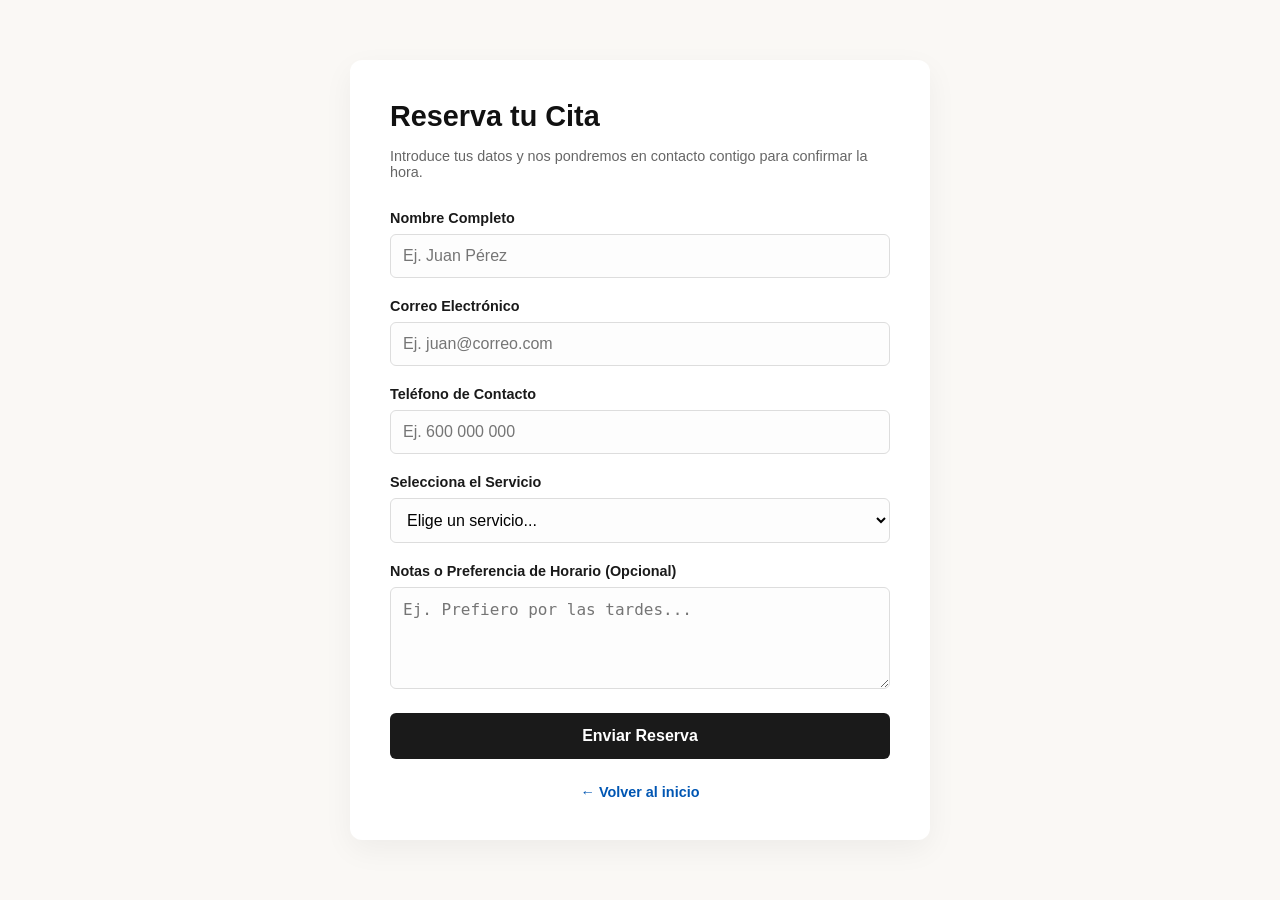
<file: reservar.html>
<!DOCTYPE html>
<html lang="es">

<head>
    <meta charset="UTF-8">
    <meta name="viewport" content="width=device-width, initial-scale=1.0">
    <title>Reservar Cita - Barbería</title>
    <style>
        /* Estilos rápidos para que el formulario se vea espectacular y limpio */
        body {
            font-family: 'Arial', sans-serif;
            background-color: #faf8f5;
            color: #1a1a1a;
            display: flex;
            justify-content: center;
            align-items: center;
            min-height: 100vh;
            margin: 0;
            padding: 20px;
            box-sizing: border-box;
        }

        .form-container {
            background: #ffffff;
            padding: 40px;
            border-radius: 12px;
            box-shadow: 0 10px 30px rgba(0, 0, 0, 0.05);
            width: 100%;
            max-width: 500px;
        }

        h2 {
            margin-top: 0;
            font-size: 1.8rem;
            margin-bottom: 10px;
            color: #111;
        }

        p {
            color: #666;
            font-size: 0.9rem;
            margin-bottom: 30px;
        }

        .form-group {
            margin-bottom: 20px;
        }

        label {
            display: block;
            margin-bottom: 8px;
            font-weight: bold;
            font-size: 0.9rem;
        }

        input,
        select,
        textarea {
            width: 100%;
            padding: 12px;
            border: 1px solid #ddd;
            border-radius: 6px;
            box-sizing: border-box;
            font-size: 1rem;
            background: #fdfdfd;
        }

        input:focus,
        select:focus,
        textarea:focus {
            outline: none;
            border-color: #1a1a1a;
        }

        .btn-submit {
            background-color: #1a1a1a;
            color: white;
            border: none;
            padding: 14px 20px;
            font-size: 1rem;
            font-weight: bold;
            border-radius: 6px;
            cursor: pointer;
            width: 100%;
            transition: background 0.3s ease;
        }

        .btn-submit:hover {
            background-color: #444;
        }

        .back-link {
            display: block;
            text-align: center;
            margin-top: 20px;
            color: #666;
            text-decoration: none;
            font-size: 0.85rem;
        }

        .back-link:hover {
            text-decoration: underline;
        }

        /* Enlace de volver al inicio en azul negrita */
        .back-link {
            display: block !important;
            text-align: center !important;
            margin-top: 25px !important;
            color: #0056b3 !important;
            /* Azul elegante */
            font-weight: bold !important;
            /* Texto en negrita */
            text-decoration: none !important;
            font-size: 0.9rem !important;
            transition: color 0.3s ease, transform 0.3s ease !important;
        }

        /* Efecto hover al pasar el ratón */
        .back-link:hover {
            color: #003d80 !important;
            /* Azul más oscuro */
            transform: translateX(-4px) !important;
            /* Se desplaza sutilmente hacia la izquierda */
            text-decoration: none !important;
        }
    </style>
</head>

<body>

    <div class="form-container">
        <h2>Reserva tu Cita</h2>
        <p>Introduce tus datos y nos pondremos en contacto contigo para confirmar la hora.</p>

        <form action="https://formspree.io/f/xnjlzeap" method="POST">

            <div class="form-group">
                <label for="nombre">Nombre Completo</label>
                <input type="text" id="nombre" name="nombre" placeholder="Ej. Juan Pérez" required>
            </div>

            <div class="form-group">
                <label for="email">Correo Electrónico</label>
                <input type="email" id="email" name="email" placeholder="Ej. juan@correo.com" required>
            </div>

            <div class="form-group">
                <label for="telefono">Teléfono de Contacto</label>
                <input type="tel" id="telefono" name="telefono" placeholder="Ej. 600 000 000" required>
            </div>

            <div class="form-group">
                <label for="servicio">Selecciona el Servicio</label>
                <select id="servicio" name="servicio" required>
                    <option value="" disabled selected>Elige un servicio...</option>
                    <option value="Corte Caballero">Corte Caballero - 15€</option>
                    <option value="Barberia Pro">Barbería Pro (Ritual Completo) - 18€</option>
                    <option value="Afeitado Tradicional">Afeitado Tradicional - 12€</option>
                    <option value="Arreglo de Barba">Arreglo de Barba - 10€</option>
                    <option value="Tinte y Color">Tinte y Color</option>
                    <option value="Tratamiento Capilar">Tratamiento Capilar</option>
                    <option value="Corte Infantil">Corte Infantil - 12€</option>
                </select>
            </div>

            <div class="form-group">
                <label for="mensaje">Notas o Preferencia de Horario (Opcional)</label>
                <textarea id="mensaje" name="mensaje" rows="4" placeholder="Ej. Prefiero por las tardes..."></textarea>
            </div>

            <button type="submit" class="btn-submit">Enviar Reserva</button>
        </form>

        <a href="index.html" class="back-link">← Volver al inicio</a>
    </div>

</body>

</html>
</file>
